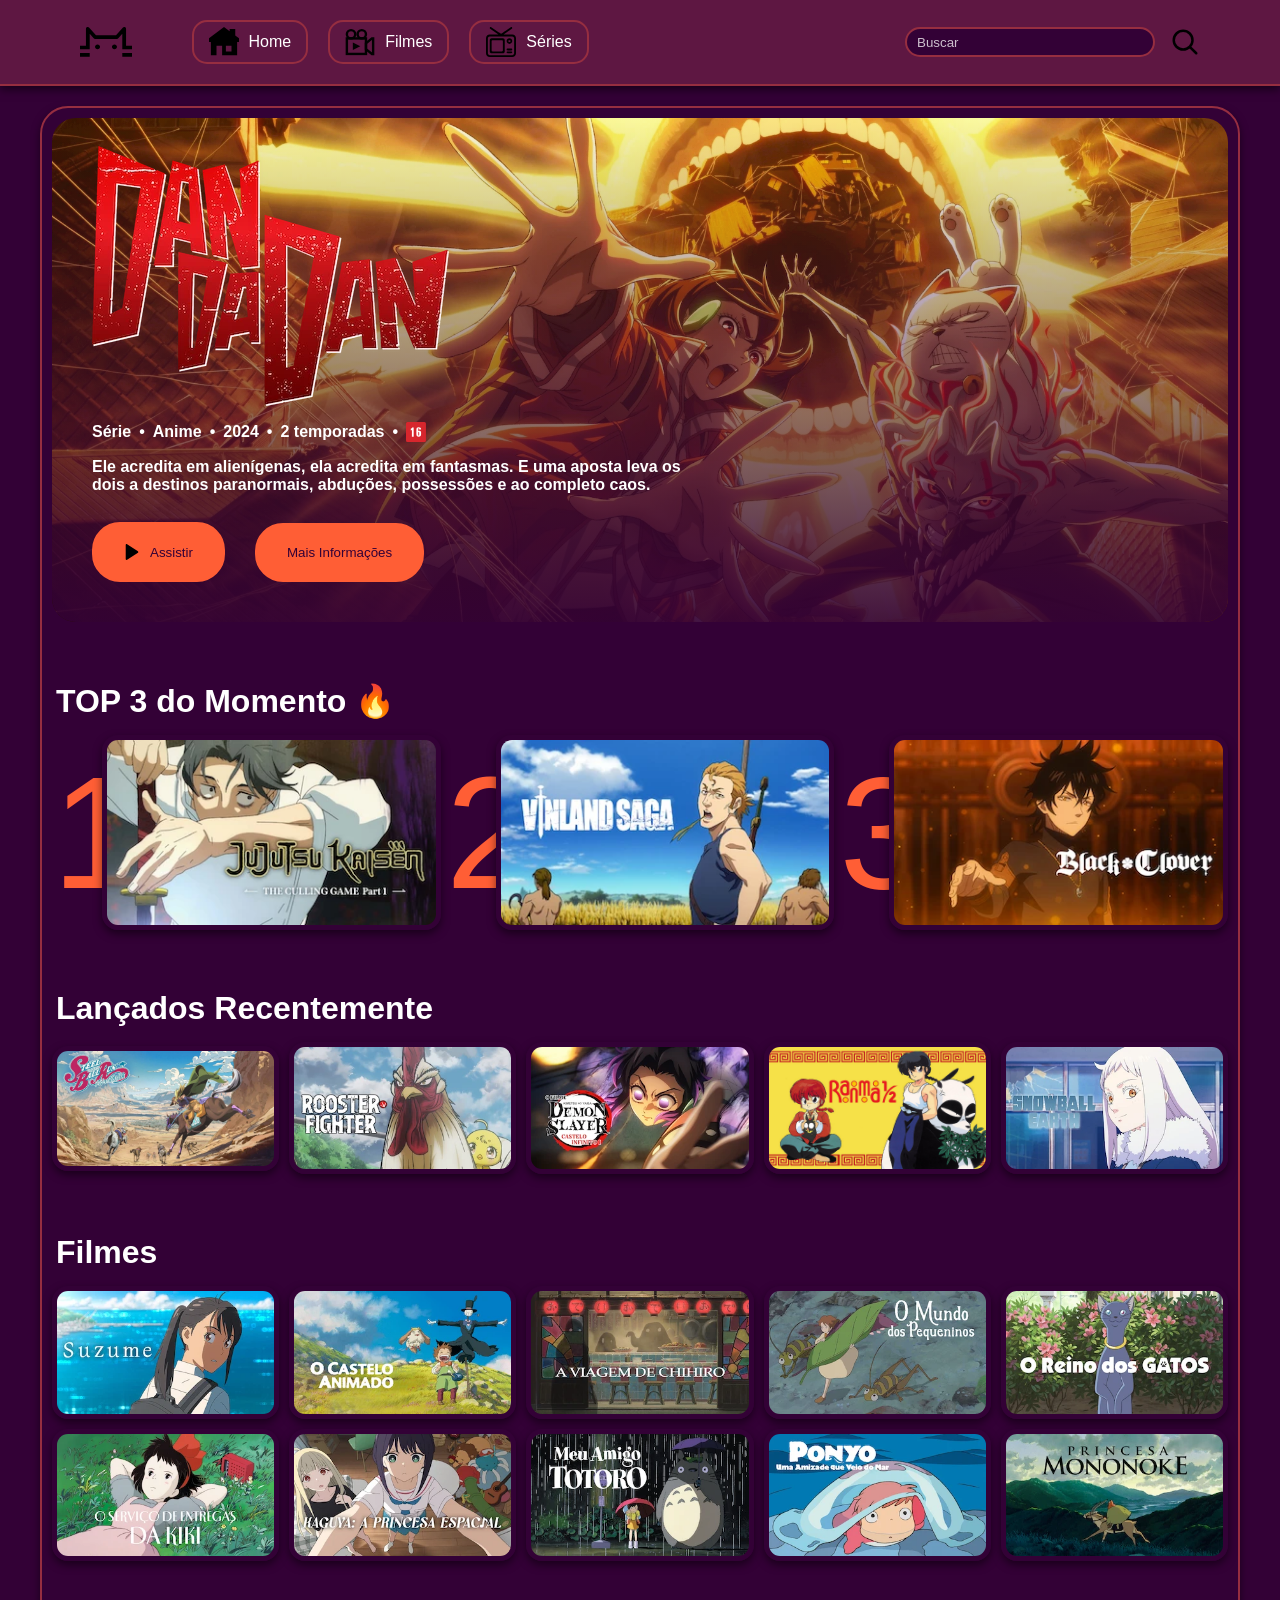
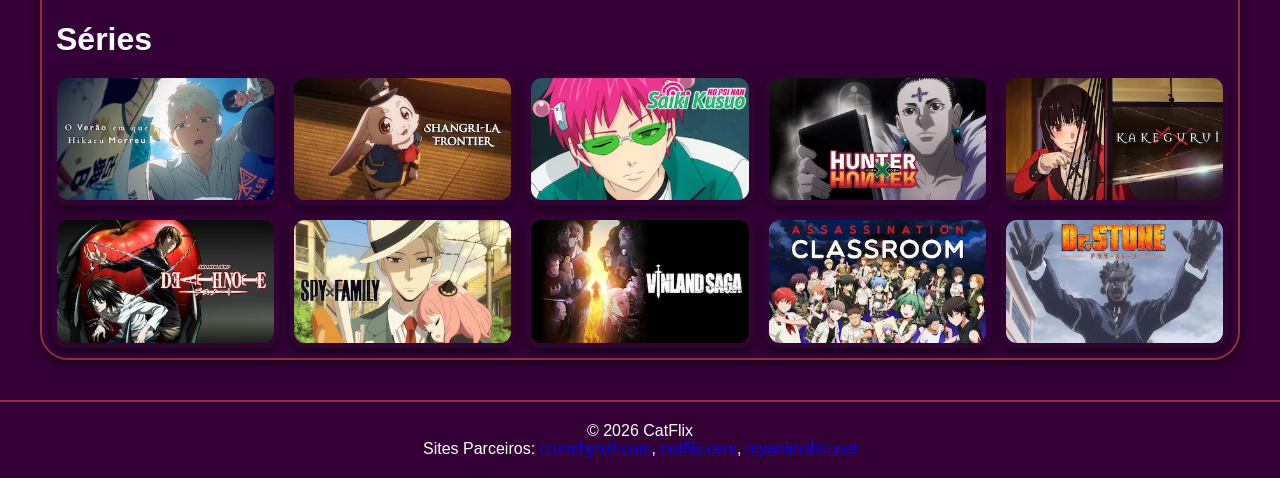
<file: Streaming App/index.html>
<!DOCTYPE html>
<html lang="pt-BR">

<head>
    <meta charset="UTF-8">
    <meta name="viewport" content="width=device-width, initial-scale=1.0">
    <meta name="description" content="CatFlix - filmes, séries e animes para assistir.">
    <link rel="stylesheet" href="./css/style.css">
    <link rel="icon" type="image/x-icon" href="./img/favicon.jpg">
    <title>Home - CatFlix</title>
</head>

<body>

    <header class="header">

        <div class="header-bar">

            <div class="menu">

                <a class="logo" href="index.html">
                    <img class="svg" id="website-logo" src="./assets/pipecat.svg" alt="CatFlix">
                </a>

                <nav class="nav">

                    <a class="nav-item" href="index.html">
                        <img class="svg" src="./assets/home-icon.svg" alt="">
                        Home
                    </a>

                    <a class="nav-item" href="movies.html">
                        <img class="svg" src="./assets/play-projector-icon.svg" alt="">
                        Filmes
                    </a>

                    <a class="nav-item" href="series.html">
                        <img class="svg" src="./assets/tv-icon.svg" alt="">
                        Séries
                    </a>

                </nav>

            </div>

            <form class="search-bar" action="">

                <input type="text" class="input" id="search-text" placeholder="Buscar" aria-label="Buscar">
                <button class="button" id="search-button" type="submit"><img id="search-icon" class="svg"
                        src="./assets/search-icon.svg" alt="Buscar"></button>

            </form>

        </div>

    </header>

    <main class="main">

        <section class="section" id="introducao">

            <div class="img-box">
                <img class="img" id="main-img" src="./img/dandadan.webp" alt="Banner de Dandadan">
            </div>

            <div class="info-content">

                <div class="info-item" id="info-logo-details">

                    <img class="img" src="./img/dandadan-icon.webp" alt="Logo de Dandadan">

                    <div class="info-about">
                        <span>Série</span>
                        <p>•</p>
                        <span>Anime</span>
                        <p>•</p>
                        <span>2024</span>
                        <p>•</p>
                        <span>2 temporadas</span>
                        <p>•</p>
                        <span><img class="svg" src="./assets/16-rated.svg" alt="Classificação 16 anos"></span>
                    </div>

                </div>

                <div class="info-item" id="info-synopsis">
                    <p class="info-paragraph">Ele acredita em alienígenas, ela acredita em fantasmas. E uma aposta leva
                        os dois a destinos paranormais, abduções, possessões e ao completo caos.</p>
                </div>

                <div class="info-item" id="info-buttons">

                    <div class="button-box" id="watch-box">

                        <a class="button" href="https://www.youtube.com/watch?v=dQw4w9WgXcQ" target="_blank" rel="noopener">
                            <img class="svg" id="play-button" src="./assets/play-icon.svg" alt="">
                            Assistir
                        </a>

                    </div>

                    <div class="button-box" id="moreinfo-box">
                        <a class="button" href="#filme-dandadan">
                            Mais Informações
                        </a>
                    </div>

                </div>

            </div>

        </section>

        <section class="section" id="top-movies">

            <h2 class="section-title">TOP 3 do Momento 🔥</h2>

            <ul class="movie-list">

                <li class="movie-card">
                    <span class="movie-num">1</span>
                    <a href="#filme-jujutsu-kaisen">
                        <img class="movie-thumbnail" src="./img/jujutsu-kaisen-banner.webp" alt="Banner de Jujutsu Kaisen">
                    </a>
                    <div class="movie-info">
                        <h3 class="movie-name">Jujutsu Kaisen</h3>
                        <p>3 temporadas • 59 episódios</p>
                    </div>
                </li>

                <li class="movie-card">
                    <span class="movie-num">2</span>
                    <a href="#filme-vinland-saga">
                        <img class="movie-thumbnail" src="./img/vinland-saga-banner.webp" alt="Banner de Vinland Saga">
                    </a>
                    <div class="movie-info">
                        <h3 class="movie-name">Vinland Saga</h3>
                        <p>2 temporadas • 48 episódios</p>
                    </div>
                </li>

                <li class="movie-card">
                    <span class="movie-num">3</span>
                    <a href="#filme-black-clover">
                        <img class="movie-thumbnail" src="./img/black-clover-banner.webp" alt="Banner de Black Clover">
                    </a>
                    <div class="movie-info">
                        <h3 class="movie-name">Black Clover</h3>
                        <p>4 temporadas • 170 episódios</p>
                    </div>
                </li>

            </ul>

        </section>

        <section class="section" id="recent-movies">

            <h2 class="section-title">Lançados Recentemente</h2>

            <ul class="movie-list">

                <li class="movie-card">

                    <a href="">
                        <img class="movie-thumbnail" src="./img/steel-ball-run.webp" alt="Banner de Stell Ball Run">
                    </a>
                    <div class="movie-info">
                        <h3 class="movie-name">JoJo's: Steel Ball Run</h3>
                        <p>2 temporadas • 5 episódios</p>
                    </div>

                </li>

                <li class="movie-card">

                    <a href="#">
                        <img class="movie-thumbnail" src="./img/rooster-fighter.webp" alt="Banner de Rooster Fighter">
                    </a>
                    <div class="movie-info">
                        <h3 class="movie-name">Rooster Fighter</h3>
                        <p>1 temporada • 12 episódios</p>
                    </div>

                </li>

                <li class="movie-card">

                    <a href="#">
                        <img class="movie-thumbnail" src="./img/demon-slayer.webp" alt="Banner de Avatar">
                    </a>
                    <div class="movie-info">
                        <h3 class="movie-name">Demon Slayer: Castelo Infinito I</h3>
                        <p>2h 34min</p>
                    </div>

                </li>

                <li class="movie-card">

                    <a href="#">
                        <img class="movie-thumbnail" src="./img/ranma.webp" alt="Banner de Ranma">
                    </a>
                    <div class="movie-info">
                        <h3 class="movie-name">Ranma 1-2</h3>
                        <p>3 temporadas • 26 episódios</p>
                    </div>

                </li>

                <li class="movie-card">

                    <a href="#">
                        <img class="movie-thumbnail" src="./img/snowball.webp" alt="Banner de Snowball Earth">
                    </a>
                    <div class="movie-info">
                        <h3 class="movie-name">Snowball Earth</h3>
                        <p>1 temporadas • 13 episódios</p>
                    </div>

                </li>

            </ul>

        </section>

        <section class="section" id="movies">

            <h2 class="section-title">Filmes</h2>

            <ul class="movie-list">

                <li class="movie-card">

                    <a href="#">
                        <img class="movie-thumbnail" src="./img/suzume.webp" alt="Banner de Suzume">
                    </a>
                    <div class="movie-info">
                        <h3 class="movie-name">Suzume</h3>
                        <p>2022 • 2h 2min</p>
                    </div>

                </li>

                <li class="movie-card">

                    <a href="#">
                        <img class="movie-thumbnail" src="./img/castelo-animado.webp" alt="Banner de O Castelo Animado">
                    </a>
                    <div class="movie-info">
                        <h3 class="movie-name">O Castelo Animado</h3>
                        <p>2004 • 1h 59min</p>
                    </div>

                </li>

                <li class="movie-card">

                    <a href="#">
                        <img class="movie-thumbnail" src="./img/chihiro.webp" alt="Banner de A Viagem de Chihiro">
                    </a>
                    <div class="movie-info">
                        <h3 class="movie-name">A Viagem de Chihiro</h3>
                        <p>2001 • 2h 5min</p>
                    </div>

                </li>

                <li class="movie-card">

                    <a href="#">
                        <img class="movie-thumbnail" src="./img/pequeninos.webp" alt="Banner de O Mundo dos Pequeninos">
                    </a>
                    <div class="movie-info">
                        <h3 class="movie-name">O Mundo dos Pequeninos</h3>
                        <p>2010 • 1h 34min</p>
                    </div>

                </li>

                <li class="movie-card">

                    <a href="#">
                        <img class="movie-thumbnail" src="./img/reino-gatos.webp" alt="Banner de O Reino dos Gatos">
                    </a>
                    <div class="movie-info">
                        <h3 class="movie-name">O Reino dos Gatos</h3>
                        <p>2002 • 1h 15min</p>
                    </div>

                </li>

                <li class="movie-card">

                    <a href="#">
                        <img class="movie-thumbnail" src="./img/kiki.webp" alt="Banner de O Serviço de Entregas da Kiki">
                    </a>
                    <div class="movie-info">
                        <h3 class="movie-name">O Serviço de Entregas da Kiki</h3>
                        <p>1989 • 1h 43min</p>
                    </div>

                </li>

                <li class="movie-card">

                    <a href="#">
                        <img class="movie-thumbnail" src="./img/kaguya.webp" alt="Banner de Kaguya: A Princesa Espacial">
                    </a>
                    <div class="movie-info">
                        <h3 class="movie-name">Kaguya: A Princesa Espacial</h3>
                        <p>2026 • 2h 24min</p>
                    </div>

                </li>

                <li class="movie-card">

                    <a href="#">
                        <img class="movie-thumbnail" src="./img/totoro.webp" alt="Banner de Meu Amigo Totoro">
                    </a>
                    <div class="movie-info">
                        <h3 class="movie-name">Meu Amigo Totoro</h3>
                        <p>1988 • 1h 27min</p>
                    </div>

                </li>

                <li class="movie-card">

                    <a href="#">
                        <img class="movie-thumbnail" src="./img/ponyo.webp" alt="Banner de Ponyo">
                    </a>
                    <div class="movie-info">
                        <h3 class="movie-name">Ponyo: Uma Amizade que Veio do Mar</h3>
                        <p>2008 • 1h 41min</p>
                    </div>

                </li>

                <li class="movie-card">

                    <a href="#">
                        <img class="movie-thumbnail" src="./img/princesa-mononoke.webp" alt="Banner de Princesa Mononoke">
                    </a>
                    <div class="movie-info">
                        <h3 class="movie-name">Princesa Mononoke</h3>
                        <p>1997 • 2h 14min</p>
                    </div>

                </li>

            </ul>

        </section>

        <section class="section" id="series">

            <h2 class="section-title">Séries</h2>

            <ul class="movie-list">

                <li class="movie-card">

                    <a href="#">
                        <img class="movie-thumbnail" src="./img/hikari.webp" alt="Banner de O Verão em que Hikaru Morreu">
                    </a>
                    <div class="movie-info">
                        <h3 class="movie-name">O Verão em que Hikaru Morreu</h3>
                        <p>1 temporada • 12 episódios</p>
                    </div>

                </li>

                <li class="movie-card">

                    <a href="#">
                        <img class="movie-thumbnail" src="./img/shangrila.webp" alt="Banner de Shangri-la Frontier">
                    </a>
                    <div class="movie-info">
                        <h3 class="movie-name">Shangri-la Frontier</h3>
                        <p>2 temporadas • 20 episódios</p>
                    </div>

                </li>

                <li class="movie-card">

                    <a href="#">
                        <img class="movie-thumbnail" src="./img/saiki-kusuo.webp" alt="Banner de Saiki Kusuo no Psi-nan">
                    </a>
                    <div class="movie-info">
                        <h3 class="movie-name">Saiki Kusuo no Psi-nan</h3>
                        <p>3 temporadas • 22 episódios</p>
                    </div>

                </li>

                <li class="movie-card">

                    <a href="#">
                        <img class="movie-thumbnail" src="./img/hunterxhunter.webp" alt="Banner de Hunter x Hunter">
                    </a>
                    <div class="movie-info">
                        <h3 class="movie-name">Hunter x Hunter</h3>
                        <p>6 temporadas • 146 episódios</p>
                    </div>

                </li>

                <li class="movie-card">

                    <a href="#">
                        <img class="movie-thumbnail" src="./img/kakegurui.webp" alt="Banner de Kakegurui">
                    </a>
                    <div class="movie-info">
                        <h3 class="movie-name">Kakegurui</h3>
                        <p>2 temporadas • 20 episódios</p>
                    </div>

                </li>

                <li class="movie-card">

                    <a href="#">
                        <img class="movie-thumbnail" src="./img/death-note.webp" alt="Banner de Death Note">
                    </a>
                    <div class="movie-info">
                        <h3 class="movie-name">Death Note</h3>
                        <p>1 temporada • 37 episódios</p>
                    </div>

                </li>

                <li class="movie-card">

                    <a href="#">
                        <img class="movie-thumbnail" src="./img/spyxfamily.webp" alt="Banner de Spy x Family">
                    </a>
                    <div class="movie-info">
                        <h3 class="movie-name">Spy x Family</h3>
                        <p>3 temporadas • 50 episódios</p>
                    </div>

                </li>

                <li class="movie-card">

                    <a href="#">
                        <img class="movie-thumbnail" src="./img/vinland-saga.webp" alt="Banner de Vinland Saga">
                    </a>
                    <div class="movie-info">
                        <h3 class="movie-name">Vinland Saga</h3>
                        <p>2 temporadas • 48 episódios</p>
                    </div>

                </li>

                <li class="movie-card">

                    <a href="#">
                        <img class="movie-thumbnail" src="./img/assassination-classroom.webp" alt="Banner de Assassination Classroom">
                    </a>
                    <div class="movie-info">
                        <h3 class="movie-name">Assassination Classroom</h3>
                        <p>2 temporadas • 47 episódios</p>
                    </div>

                </li>

                <li class="movie-card">

                    <a href="#">
                        <img class="movie-thumbnail" src="./img/dr-stone.webp" alt="Banner de Dr. STONE">
                    </a>
                    <div class="movie-info">
                        <h3 class="movie-name">Dr. STONE</h3>
                        <p>3 temporadas • 58 episódios</p>
                    </div>

                </li>

            </ul>

        </section>

    </main>

    <footer class="footer">

        <p>© 2026 CatFlix</p>

        <p>Sites Parceiros: <a href="https://www.crunchyroll.com/">crunchyroll.com</a>, <a href="https://www.netflix.com/">netflix.com</a>, <a href="https://myanimelist.net/">myanimelist.net</a></p>

    </footer>

    <div class="modal" id="filme-dandadan">

        <a class="modal-fundo" href="#!"></a>

        <div class="modal-box">

            <a class="modal-fechar" href="#!">✕</a>

            <div class="modal-trailer">
                <iframe src="https://www.youtube.com/embed/vH3Ar2A-Wto" title="Trailer de Dandadan" allowfullscreen loading="lazy"></iframe>
            </div>

            <div class="modal-conteudo">

                <div class="modal-principal">
                    <h2 class="modal-titulo">Dandadan</h2>
                    <div class="modal-detalhes">
                        <span>2024</span>
                        <span>2 temporadas • 24 episódios</span>
                        <img src="./assets/16-rated.svg" alt="Classificação 16 anos">
                    </div>
                    <p>Ele acredita em alienígenas, ela acredita em fantasmas. E uma aposta leva os dois a destinos paranormais, abduções, possessões e ao completo caos.</p>
                </div>

                <div class="modal-lateral">
                    <p><span>Estúdio:</span> Science SARU</p>
                    <p><span>Baseado em:</span> Mangá de Yukinobu Tatsu</p>
                    <p><span>Gêneros:</span> Animes Shounen, Animes de ação, Japoneses</p>
                </div>

            </div>

            <div class="modal-comentarios">

                <h3>Comentários</h3>

                <p class="comentarios-aviso">Entre na sua conta para poder comentar.</p>

                <form class="comentarios-form" action="">
                    <textarea class="comentarios-texto" rows="3" placeholder="Escreva um comentário..." aria-label="Escreva um comentário" disabled></textarea>
                    <button class="comentarios-botao" type="submit" disabled>Publicar</button>
                </form>

                <ul class="comentarios-lista">
                    <li class="comentarios-vazio">Nenhum comentário ainda.</li>
                </ul>

            </div>

        </div>

    </div>

    <div class="modal" id="filme-jujutsu-kaisen">

        <a class="modal-fundo" href="#!"></a>

        <div class="modal-box">

            <a class="modal-fechar" href="#!">✕</a>

            <div class="modal-trailer">
                <iframe src="https://www.youtube.com/embed/Go23bvl5mCo" title="Trailer de Jujutsu Kaisen" allowfullscreen loading="lazy"></iframe>
            </div>

            <div class="modal-conteudo">

                <div class="modal-principal">
                    <h2 class="modal-titulo">Jujutsu Kaisen</h2>
                    <div class="modal-detalhes">
                        <span>2020</span>
                        <span>3 temporadas • 59 episódios</span>
                    </div>
                    <p>Yuji Itadori, um estudante com força física extraordinária, engole um dedo amaldiçoado para salvar seus amigos e passa a abrigar dentro de si Sukuna, o Rei das Maldições. Agora ele entra para a Escola Jujutsu para enfrentar espíritos amaldiçoados.</p>
                </div>

                <div class="modal-lateral">
                <p><span>Estúdio:</span> MAPPA</p>
                <p><span>Baseado em:</span> Mangá de Gege Akutami</p>
                <p><span>Gêneros:</span> Animes Shounen, Animes de ação, Japoneses</p>
                </div>

            </div>

            <div class="modal-comentarios">

                <h3>Comentários</h3>

                <p class="comentarios-aviso">Entre na sua conta para poder comentar.</p>

                <form class="comentarios-form" action="">
                    <textarea class="comentarios-texto" rows="3" placeholder="Escreva um comentário..." aria-label="Escreva um comentário" disabled></textarea>
                    <button class="comentarios-botao" type="submit" disabled>Publicar</button>
                </form>

                <ul class="comentarios-lista">
                    <li class="comentarios-vazio">Nenhum comentário ainda.</li>
                </ul>

            </div>

        </div>

    </div>

    <div class="modal" id="filme-vinland-saga">

        <a class="modal-fundo" href="#!"></a>

        <div class="modal-box">

            <a class="modal-fechar" href="#!">✕</a>

            <div class="modal-trailer">
                <iframe src="https://www.youtube.com/embed/f8JrZ7Q_p-8" title="Trailer de Vinland Saga" allowfullscreen loading="lazy"></iframe>
            </div>

            <div class="modal-conteudo">

                <div class="modal-principal">
                    <h2 class="modal-titulo">Vinland Saga</h2>
                    <div class="modal-detalhes">
                        <span>2019</span>
                        <span>2 temporadas • 48 episódios</span>
                    </div>
                    <p>Thorfinn, um jovem guerreiro viking, busca vingança contra Askeladd, o líder mercenário que matou seu pai. Em meio a batalhas sangrentas na Europa do século XI, ele precisa descobrir o que significa ser um verdadeiro guerreiro.</p>
                </div>

                <div class="modal-lateral">
                <p><span>Estúdio:</span> Wit Studio e MAPPA</p>
                <p><span>Baseado em:</span> Mangá de Makoto Yukimura</p>
                <p><span>Gêneros:</span> Animes Seinen, Animes de ação, Japoneses</p>
                </div>

            </div>

            <div class="modal-comentarios">

                <h3>Comentários</h3>

                <p class="comentarios-aviso">Entre na sua conta para poder comentar.</p>

                <form class="comentarios-form" action="">
                    <textarea class="comentarios-texto" rows="3" placeholder="Escreva um comentário..." aria-label="Escreva um comentário" disabled></textarea>
                    <button class="comentarios-botao" type="submit" disabled>Publicar</button>
                </form>

                <ul class="comentarios-lista">
                    <li class="comentarios-vazio">Nenhum comentário ainda.</li>
                </ul>

            </div>

        </div>

    </div>

    <div class="modal" id="filme-black-clover">

        <a class="modal-fundo" href="#!"></a>

        <div class="modal-box">

            <a class="modal-fechar" href="#!">✕</a>

            <div class="modal-trailer">
                <iframe src="https://www.youtube.com/embed/uUX2Vr6Zc1g" title="Trailer de Black Clover" allowfullscreen loading="lazy"></iframe>
            </div>

            <div class="modal-conteudo">

                <div class="modal-principal">
                    <h2 class="modal-titulo">Black Clover</h2>
                    <div class="modal-detalhes">
                        <span>2017</span>
                        <span>4 temporadas • 170 episódios</span>
                    </div>
                    <p>Asta e Yuno foram abandonados juntos numa igreja e cresceram como rivais. Num mundo onde todos nascem com magia, Asta é o único sem nenhum poder, mas sonha em se tornar o Rei Mago com sua espada anti-magia e muita força de vontade.</p>
                </div>

                <div class="modal-lateral">
                <p><span>Estúdio:</span> Studio Pierrot</p>
                <p><span>Baseado em:</span> Mangá de Yūki Tabata</p>
                <p><span>Gêneros:</span> Animes Shounen, Animes de ação, Japoneses</p>
                </div>

            </div>

            <div class="modal-comentarios">

                <h3>Comentários</h3>

                <p class="comentarios-aviso">Entre na sua conta para poder comentar.</p>

                <form class="comentarios-form" action="">
                    <textarea class="comentarios-texto" rows="3" placeholder="Escreva um comentário..." aria-label="Escreva um comentário" disabled></textarea>
                    <button class="comentarios-botao" type="submit" disabled>Publicar</button>
                </form>

                <ul class="comentarios-lista">
                    <li class="comentarios-vazio">Nenhum comentário ainda.</li>
                </ul>

            </div>

        </div>

    </div>

</body>

</html>
</file>
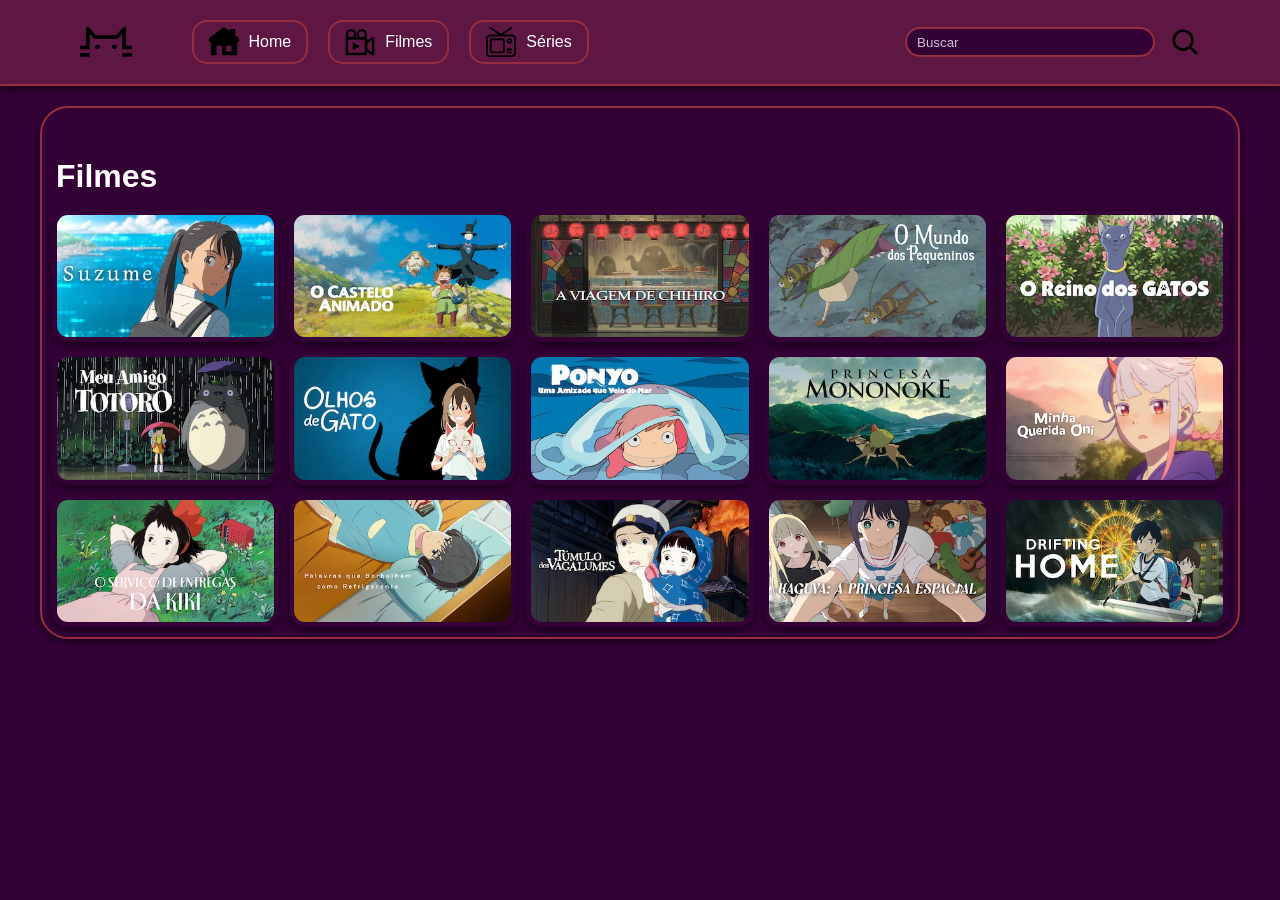
<file: Streaming App/movies.html>
<!DOCTYPE html>
<html lang="pt-BR">

<head>
    <meta charset="UTF-8">
    <meta name="viewport" content="width=device-width, initial-scale=1.0">
    <link rel="stylesheet" href="./css/style.css">
    <title>Filmes - CatFlix</title>
</head>

<body>

    <header class="header">

        <div class="header-bar">

            <div class="menu">

                <a class="logo" href="index.html">
                    <img class="svg" id="website-logo" src="./assets/pipecat.svg" alt="CatFlix">
                </a>

                <nav class="nav">

                    <a class="nav-item" href="index.html">
                        <img class="svg" src="./assets/home-icon.svg" alt="">
                        Home
                    </a>

                    <a class="nav-item" href="movies.html">
                        <img class="svg" src="./assets/play-projector-icon.svg" alt="">
                        Filmes
                    </a>

                    <a class="nav-item" href="series.html">
                        <img class="svg" src="./assets/tv-icon.svg" alt="">
                        Séries
                    </a>

                </nav>

            </div>

            <form class="search-bar" action="">

                <input type="text" class="input" id="search-text" placeholder="Buscar" aria-label="Buscar">
                <button class="button" id="search-button" type="submit"><img id="search-icon" class="svg" src="./assets/search-icon.svg" alt="Buscar"></button>

            </form>

        </div>

    </header>

    <main class="main" id="movies">

        <section class="section">
            <h2 class="section-title">Filmes</h2>

            <ul class="movie-list">

                <li class="movie-card">

                    <a href="#">
                        <img class="movie-thumbnail" src="./img/suzume.webp" alt="Banner de Suzume">
                    </a>
                    <div class="movie-info">
                        <h3 class="movie-name">Suzume</h3>
                        <p>2022 • 2h 2min</p>
                    </div>

                </li>

                <li class="movie-card">

                    <a href="#">
                        <img class="movie-thumbnail" src="./img/castelo-animado.webp" alt="Banner de O Castelo Animado">
                    </a>
                    <div class="movie-info">
                        <h3 class="movie-name">O Castelo Animado</h3>
                        <p>2004 • 1h 59min</p>
                    </div>

                </li>

                <li class="movie-card">

                    <a href="#">
                        <img class="movie-thumbnail" src="./img/chihiro.webp" alt="Banner de A Viagem de Chihiro">
                    </a>
                    <div class="movie-info">
                        <h3 class="movie-name">A Viagem de Chihiro</h3>
                        <p>2001 • 2h 5min</p>
                    </div>

                </li>

                <li class="movie-card">

                    <a href="#">
                        <img class="movie-thumbnail" src="./img/pequeninos.webp" alt="Banner de O Mundo dos Pequeninos">
                    </a>
                    <div class="movie-info">
                        <h3 class="movie-name">O Mundo dos Pequeninos</h3>
                        <p>2010 • 1h 34min</p>
                    </div>

                </li>

                <li class="movie-card">

                    <a href="#">
                        <img class="movie-thumbnail" src="./img/reino-gatos.webp" alt="Banner de O Reino dos Gatos">
                    </a>
                    <div class="movie-info">
                        <h3 class="movie-name">O Reino dos Gatos</h3>
                        <p>2002 • 1h 15min</p>
                    </div>

                </li>

                <li class="movie-card">

                    <a href="#">
                        <img class="movie-thumbnail" src="./img/totoro.webp" alt="Banner de Meu Amigo Totoro">
                    </a>
                    <div class="movie-info">
                        <h3 class="movie-name">Meu Amigo Totoro</h3>
                        <p>1988 • 1h 27min</p>
                    </div>

                </li>

                <li class="movie-card">

                    <a href="#">
                        <img class="movie-thumbnail" src="./img/olhos-de-gato.webp" alt="Banner de Olhos de Gato">
                    </a>
                    <div class="movie-info">
                        <h3 class="movie-name">Olhos de Gato</h3>
                        <p>2020 • 1h 45min</p>
                    </div>

                </li>

                <li class="movie-card">

                    <a href="#">
                        <img class="movie-thumbnail" src="./img/ponyo.webp" alt="Banner de Ponyo">
                    </a>
                    <div class="movie-info">
                        <h3 class="movie-name">Ponyo: Uma Amizade que Veio do Mar</h3>
                        <p>2008 • 1h 41min</p>
                    </div>

                </li>

                <li class="movie-card">

                    <a href="#">
                        <img class="movie-thumbnail" src="./img/princesa-mononoke.webp" alt="Banner de Princesa Mononoke">
                    </a>
                    <div class="movie-info">
                        <h3 class="movie-name">Princesa Mononoke</h3>
                        <p>1997 • 2h 14min</p>
                    </div>

                </li>

                <li class="movie-card">

                    <a href="#">
                        <img class="movie-thumbnail" src="./img/oni.webp" alt="Banner de Minha Querida Oni">
                    </a>
                    <div class="movie-info">
                        <h3 class="movie-name">Minha Querida Oni</h3>
                        <p>2024 • 1h 52min</p>
                    </div>

                </li>

                <li class="movie-card">

                    <a href="#">
                        <img class="movie-thumbnail" src="./img/kiki.webp" alt="Banner de O Serviço de Entregas da Kiki">
                    </a>
                    <div class="movie-info">
                        <h3 class="movie-name">O Serviço de Entregas da Kiki</h3>
                        <p>1989 • 1h 43min</p>
                    </div>

                </li>

                <li class="movie-card">

                    <a href="#">
                        <img class="movie-thumbnail" src="./img/palavras.webp" alt="Banner de Palavras que Borbulham como Refrigerante">
                    </a>
                    <div class="movie-info">
                        <h3 class="movie-name">Palavras que Borbulham como Refrigerante</h3>
                        <p>2021 • 1h 27min</p>
                    </div>

                </li>

                <li class="movie-card">

                    <a href="#">
                        <img class="movie-thumbnail" src="./img/vagalumes.webp" alt="Banner de Túmulo dos Vagalumes">
                    </a>
                    <div class="movie-info">
                        <h3 class="movie-name">Túmulo dos Vagalumes</h3>
                        <p>1988 • 1h 29min</p>
                    </div>

                </li>

                <li class="movie-card">

                    <a href="#">
                        <img class="movie-thumbnail" src="./img/kaguya.webp" alt="Banner de Kaguya: A Princesa Espacial">
                    </a>
                    <div class="movie-info">
                        <h3 class="movie-name">Kaguya: A Princesa Espacial</h3>
                        <p>2026 • 2h 24min</p>
                    </div>

                </li>

                <li class="movie-card">

                    <a href="#">
                        <img class="movie-thumbnail" src="./img/drifting-home.webp" alt="Banner de Drifting Home">
                    </a>
                    <div class="movie-info">
                        <h3 class="movie-name">Drifting Home</h3>
                        <p>2022 • 2h</p>
                    </div>

                </li>

            </ul>
            
        </section>

    </main>

</body>

</html>
</file>
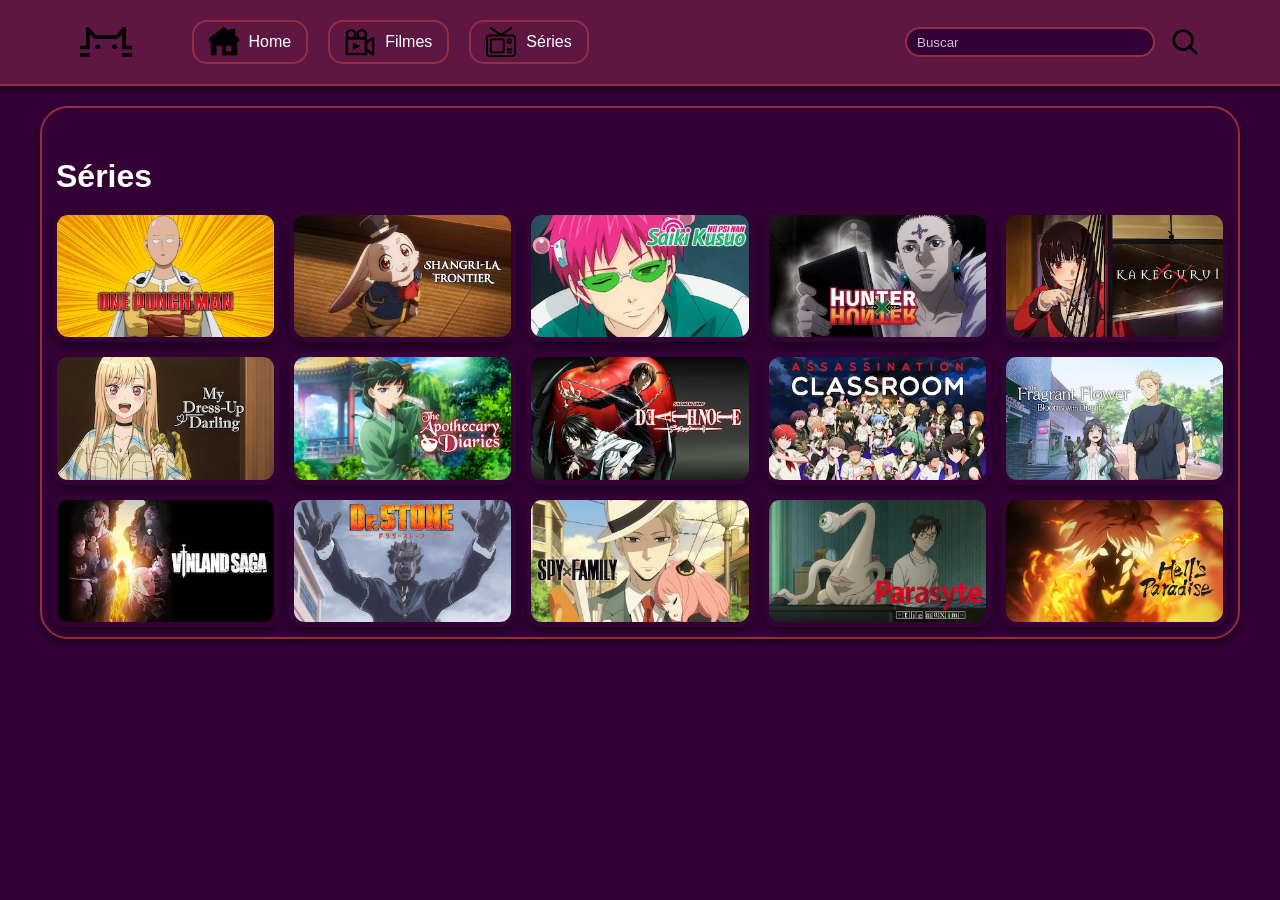
<file: Streaming App/series.html>
<!DOCTYPE html>
<html lang="pt-BR">

<head>
    <meta charset="UTF-8">
    <meta name="viewport" content="width=device-width, initial-scale=1.0">
    <link rel="stylesheet" href="./css/style.css">
    <title>Séries - CatFlix</title>
</head>

<body>

    <header class="header">

        <div class="header-bar">

            <div class="menu">

                <a class="logo" href="index.html">
                    <img class="svg" id="website-logo" src="./assets/pipecat.svg" alt="CatFlix">
                </a>

                <nav class="nav">

                    <a class="nav-item" href="index.html">
                        <img class="svg" src="./assets/home-icon.svg" alt="">
                        Home
                    </a>

                    <a class="nav-item" href="movies.html">
                        <img class="svg" src="./assets/play-projector-icon.svg" alt="">
                        Filmes
                    </a>

                    <a class="nav-item" href="series.html">
                        <img class="svg" src="./assets/tv-icon.svg" alt="">
                        Séries
                    </a>

                </nav>

            </div>

            <form class="search-bar" action="">

                <input type="text" class="input" id="search-text" placeholder="Buscar" aria-label="Buscar">
                <button class="button" id="search-button" type="submit"><img id="search-icon" class="svg"
                        src="./assets/search-icon.svg" alt="Buscar"></button>

            </form>

        </div>

    </header>

    <main class="main">

        <section class="section" id="series">

            <h2 class="section-title">Séries</h2>

            <ul class="movie-list">

                <li class="movie-card">

                    <a href="#">
                        <img class="movie-thumbnail" src="./img/one-punch-man.webp" alt="Banner de One Punch Man">
                    </a>
                    <div class="movie-info">
                        <h3 class="movie-name">One Punch Man</h3>
                        <p>3 temporadas • 34 episódios</p>
                    </div>

                </li>

                <li class="movie-card">

                    <a href="#">
                        <img class="movie-thumbnail" src="./img/shangrila.webp" alt="Banner de Shangri-la Frontier">
                    </a>
                    <div class="movie-info">
                        <h3 class="movie-name">Shangri-la Frontier</h3>
                        <p>2 temporadas • 20 episódios</p>
                    </div>

                </li>

                <li class="movie-card">

                    <a href="#">
                        <img class="movie-thumbnail" src="./img/saiki-kusuo.webp" alt="Banner de Saiki Kusuo no Psi-nan">
                    </a>
                    <div class="movie-info">
                        <h3 class="movie-name">Saiki Kusuo no Psi-nan</h3>
                        <p>3 temporadas • 22 episódios</p>
                    </div>

                </li>

                <li class="movie-card">

                    <a href="#">
                        <img class="movie-thumbnail" src="./img/hunterxhunter.webp" alt="Banner de Hunter x Hunter">
                    </a>
                    <div class="movie-info">
                        <h3 class="movie-name">Hunter x Hunter</h3>
                        <p>6 temporadas • 146 episódios</p>
                    </div>

                </li>

                <li class="movie-card">

                    <a href="#">
                        <img class="movie-thumbnail" src="./img/kakegurui.webp" alt="Banner de Kakegurui">
                    </a>
                    <div class="movie-info">
                        <h3 class="movie-name">Kakegurui</h3>
                        <p>2 temporadas • 20 episódios</p>
                    </div>

                </li>

                <li class="movie-card">

                    <a href="#">
                        <img class="movie-thumbnail" src="./img/my-dress-up-darling.webp" alt="Banner de My Dress Up Darling">
                    </a>
                    <div class="movie-info">
                        <h3 class="movie-name">My Dress Up Darling</h3>
                        <p>2 temporadas • 24 episódios</p>
                    </div>

                </li>

                <li class="movie-card">

                    <a href="#">
                        <img class="movie-thumbnail" src="./img/apothecary-diaries.webp" alt="Banner de The Apothecary Diaries">
                    </a>
                    <div class="movie-info">
                        <h3 class="movie-name">The Apothecary Diaries</h3>
                        <p>1 temporada • 24 episódios</p>
                    </div>

                </li>

                <li class="movie-card">

                    <a href="#">
                        <img class="movie-thumbnail" src="./img/death-note.webp" alt="Banner de Death Note">
                    </a>
                    <div class="movie-info">
                        <h3 class="movie-name">Death Note</h3>
                        <p>1 temporada • 37 episódios</p>
                    </div>

                </li>

                <li class="movie-card">

                    <a href="#">
                        <img class="movie-thumbnail" src="./img/assassination-classroom.webp" alt="Banner de Assassination Classroom">
                    </a>
                    <div class="movie-info">
                        <h3 class="movie-name">Assassination Classroom</h3>
                        <p>2 temporadas • 47 episódios</p>
                    </div>

                </li>

                <li class="movie-card">

                    <a href="#">
                        <img class="movie-thumbnail" src="./img/fragrant-flower.webp" alt="Banner de The Fragrant Flower Blooms with Dignity">
                    </a>
                    <div class="movie-info">
                        <h3 class="movie-name">The Fragrant Flower Blooms with Dignity</h3>
                        <p>1 temporada • 13 episódios</p>
                    </div>

                </li>

                <li class="movie-card">

                    <a href="#">
                        <img class="movie-thumbnail" src="./img/vinland-saga.webp" alt="Banner de Vinland Saga">
                    </a>
                    <div class="movie-info">
                        <h3 class="movie-name">Vinland Saga</h3>
                        <p>2 temporadas • 48 episódios</p>
                    </div>

                </li>

                <li class="movie-card">

                    <a href="#">
                        <img class="movie-thumbnail" src="./img/dr-stone.webp" alt="Banner de Dr. STONE">
                    </a>
                    <div class="movie-info">
                        <h3 class="movie-name">Dr. STONE</h3>
                        <p>3 temporadas • 58 episódios</p>
                    </div>

                </li>

                <li class="movie-card">

                    <a href="#">
                        <img class="movie-thumbnail" src="./img/spyxfamily.webp" alt="Banner de Spy x Family">
                    </a>
                    <div class="movie-info">
                        <h3 class="movie-name">Spy x Family</h3>
                        <p>3 temporadas • 50 episódios</p>
                    </div>

                </li>

                <li class="movie-card">

                    <a href="#">
                        <img class="movie-thumbnail" src="./img/parasyte.webp" alt="Banner de Parasyte">
                    </a>
                    <div class="movie-info">
                        <h3 class="movie-name">Parasyte</h3>
                        <p>1 temporada • 24 episódios</p>
                    </div>

                </li>

                <li class="movie-card">

                    <a href="#">
                        <img class="movie-thumbnail" src="./img/hell-paradise.webp" alt="Banner de Hell's Paradise">
                    </a>
                    <div class="movie-info">
                        <h3 class="movie-name">Hell's Paradise</h3>
                        <p>1 temporada • 13 episódios</p>
                    </div>

                </li>



            </ul>

        </section>

    </main>

</body>

</html>
</file>
<file: Streaming App/css/style.css>
@import url(./global.css);
@import url(./header.css);
@import url(./introducao.css);
@import url(./top-movies.css);
@import url(./movie-list.css);
@import url(./modal.css);
</file>
